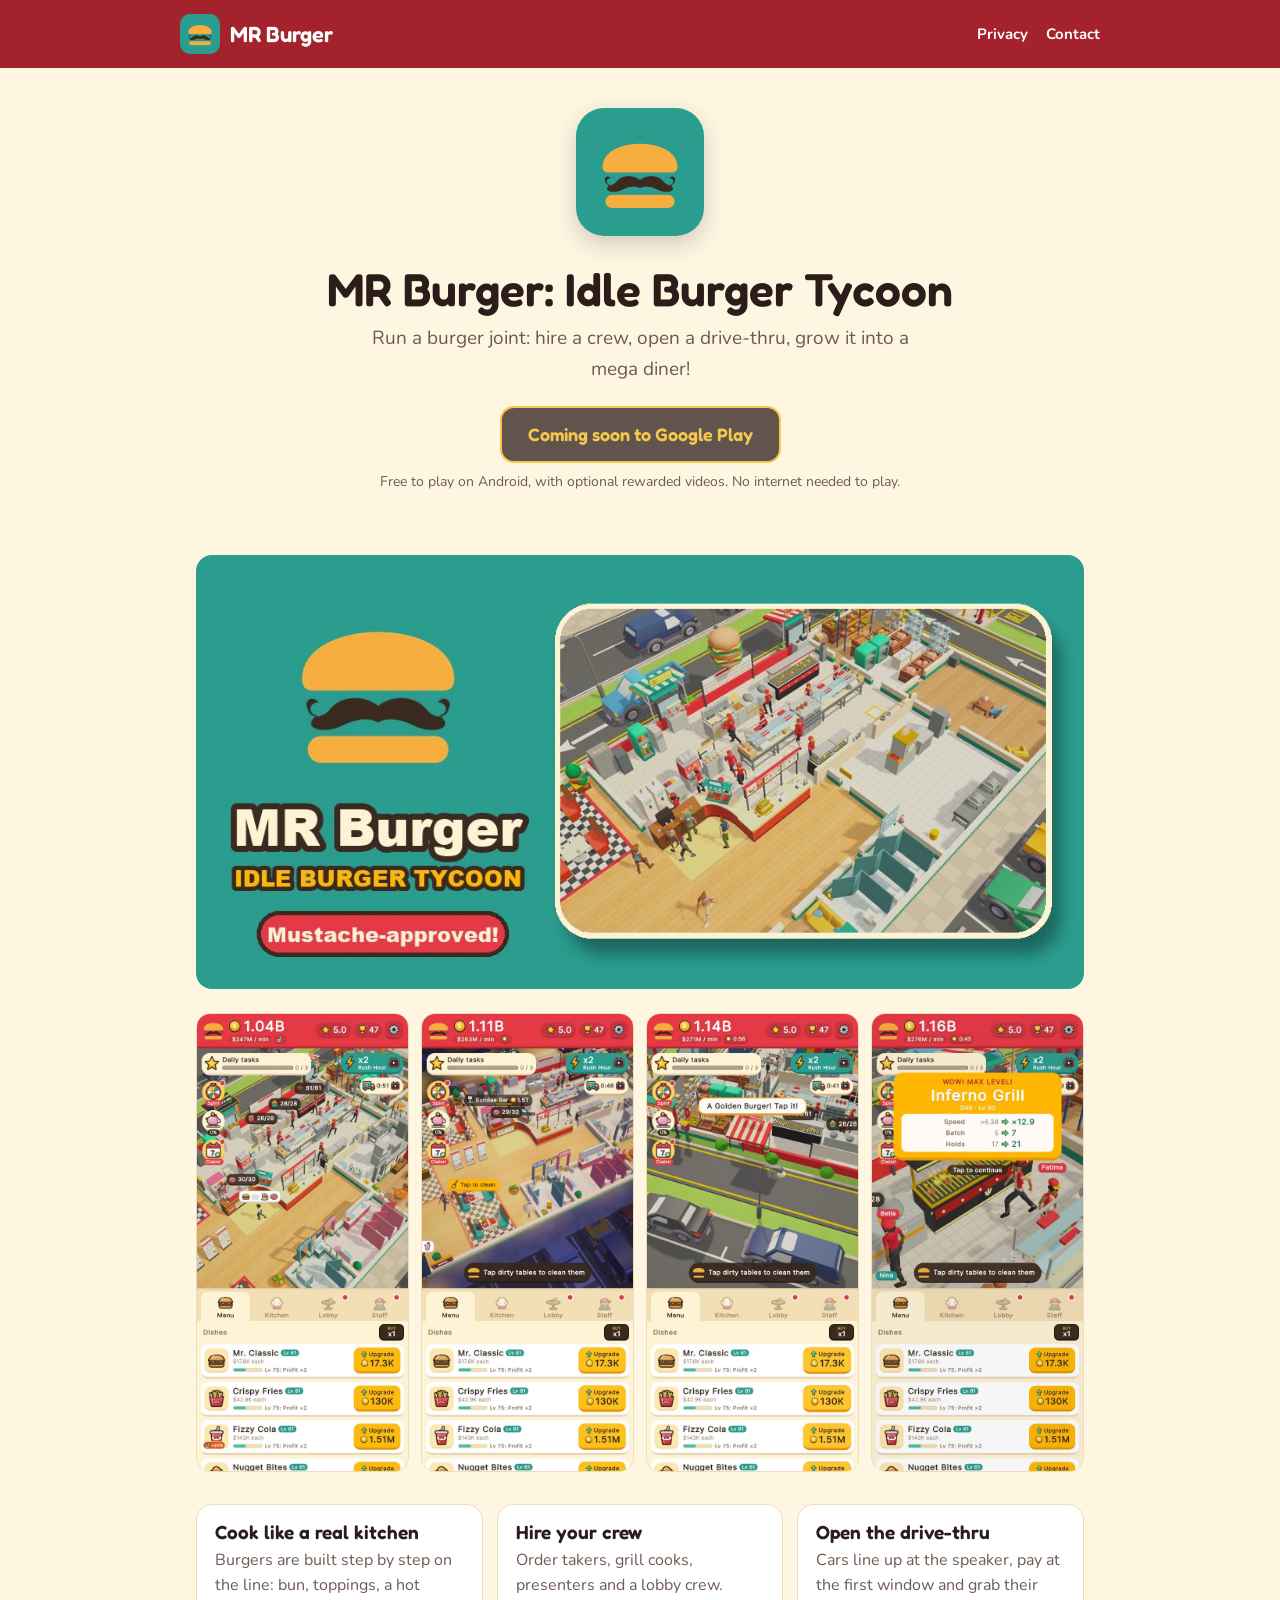
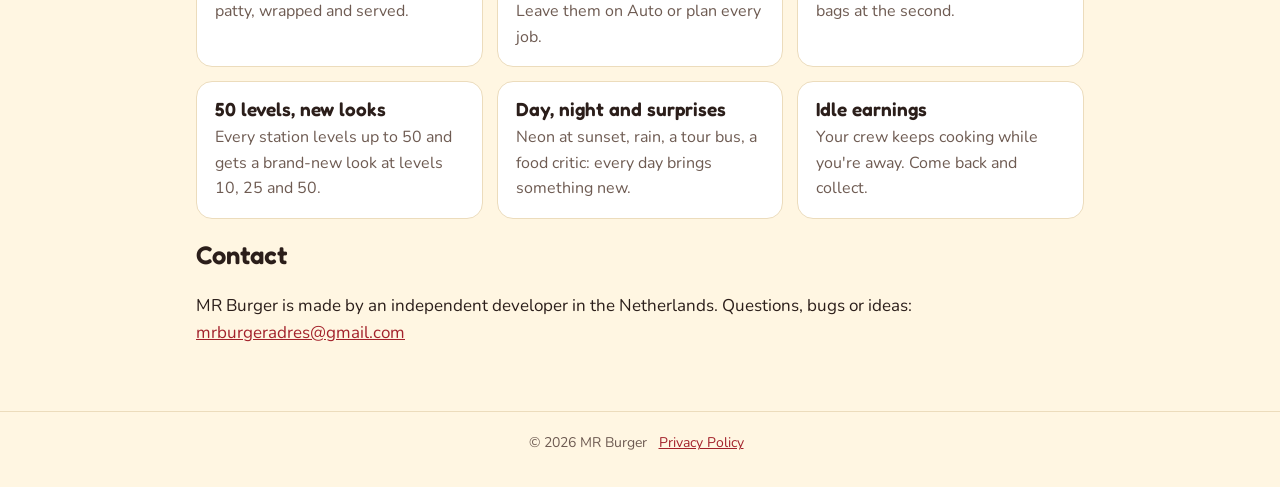
<file: index.html>
<!doctype html>
<html lang="en">
<head>
  <meta charset="utf-8">
  <meta name="viewport" content="width=device-width, initial-scale=1">
  <title>MR Burger: Idle Burger Tycoon</title>
  <meta name="description" content="Run a burger joint: hire a crew, open a drive-thru, grow it into a mega diner! A cosy idle tycoon game for Android.">
  <link rel="icon" type="image/png" href="img/favicon.png">
  <link rel="preconnect" href="https://fonts.googleapis.com">
  <link rel="preconnect" href="https://fonts.gstatic.com" crossorigin>
  <link href="https://fonts.googleapis.com/css2?family=Fredoka:wght@600&family=Nunito:wght@400;700&display=swap" rel="stylesheet">
  <link rel="stylesheet" href="style.css">
</head>
<body>
  <header class="top">
    <div class="wrap">
      <a class="brand" href="./"><img src="img/icon.png" alt="">MR Burger</a>
      <nav><a href="privacy.html">Privacy</a><a href="#contact">Contact</a></nav>
    </div>
  </header>

  <main class="wrap">
    <section class="hero">
      <img class="icon" src="img/icon.png" alt="MR Burger icon">
      <h1>MR Burger: Idle Burger Tycoon</h1>
      <p class="lead">Run a burger joint: hire a crew, open a drive-thru, grow it into a mega diner!</p>
      <span class="button soon">Coming soon to Google Play</span>
      <p class="note">Free to play on Android, with optional rewarded videos. No internet needed to play.</p>
    </section>

    <img class="feature" src="img/feature.jpg" alt="MR Burger: a busy cartoon burger restaurant" width="1024" height="500">

    <section class="shots" aria-label="Screenshots">
      <img src="img/restaurant.jpg" alt="A busy restaurant" width="540" height="1170" loading="lazy">
      <img src="img/night.jpg" alt="The restaurant at night" width="540" height="1170" loading="lazy">
      <img src="img/drive-thru.jpg" alt="The drive-thru" width="540" height="1170" loading="lazy">
      <img src="img/top-look.jpg" alt="A station in its top look" width="540" height="1170" loading="lazy">
    </section>

    <section class="cards">
      <div class="card"><h3>Cook like a real kitchen</h3><p>Burgers are built step by step on the line: bun, toppings, a hot patty, wrapped and served.</p></div>
      <div class="card"><h3>Hire your crew</h3><p>Order takers, grill cooks, presenters and a lobby crew. Leave them on Auto or plan every job.</p></div>
      <div class="card"><h3>Open the drive-thru</h3><p>Cars line up at the speaker, pay at the first window and grab their bags at the second.</p></div>
      <div class="card"><h3>50 levels, new looks</h3><p>Every station levels up to 50 and gets a brand-new look at levels 10, 25 and 50.</p></div>
      <div class="card"><h3>Day, night and surprises</h3><p>Neon at sunset, rain, a tour bus, a food critic: every day brings something new.</p></div>
      <div class="card"><h3>Idle earnings</h3><p>Your crew keeps cooking while you're away. Come back and collect.</p></div>
    </section>

    <section id="contact">
      <h2>Contact</h2>
      <p>MR Burger is made by an independent developer in the Netherlands. Questions, bugs or ideas:
        <a href="mailto:mrburgeradres@gmail.com">mrburgeradres@gmail.com</a></p>
    </section>
  </main>

  <footer>
    © 2026 MR Burger <a href="privacy.html">Privacy Policy</a>
  </footer>
</body>
</html>
</file>
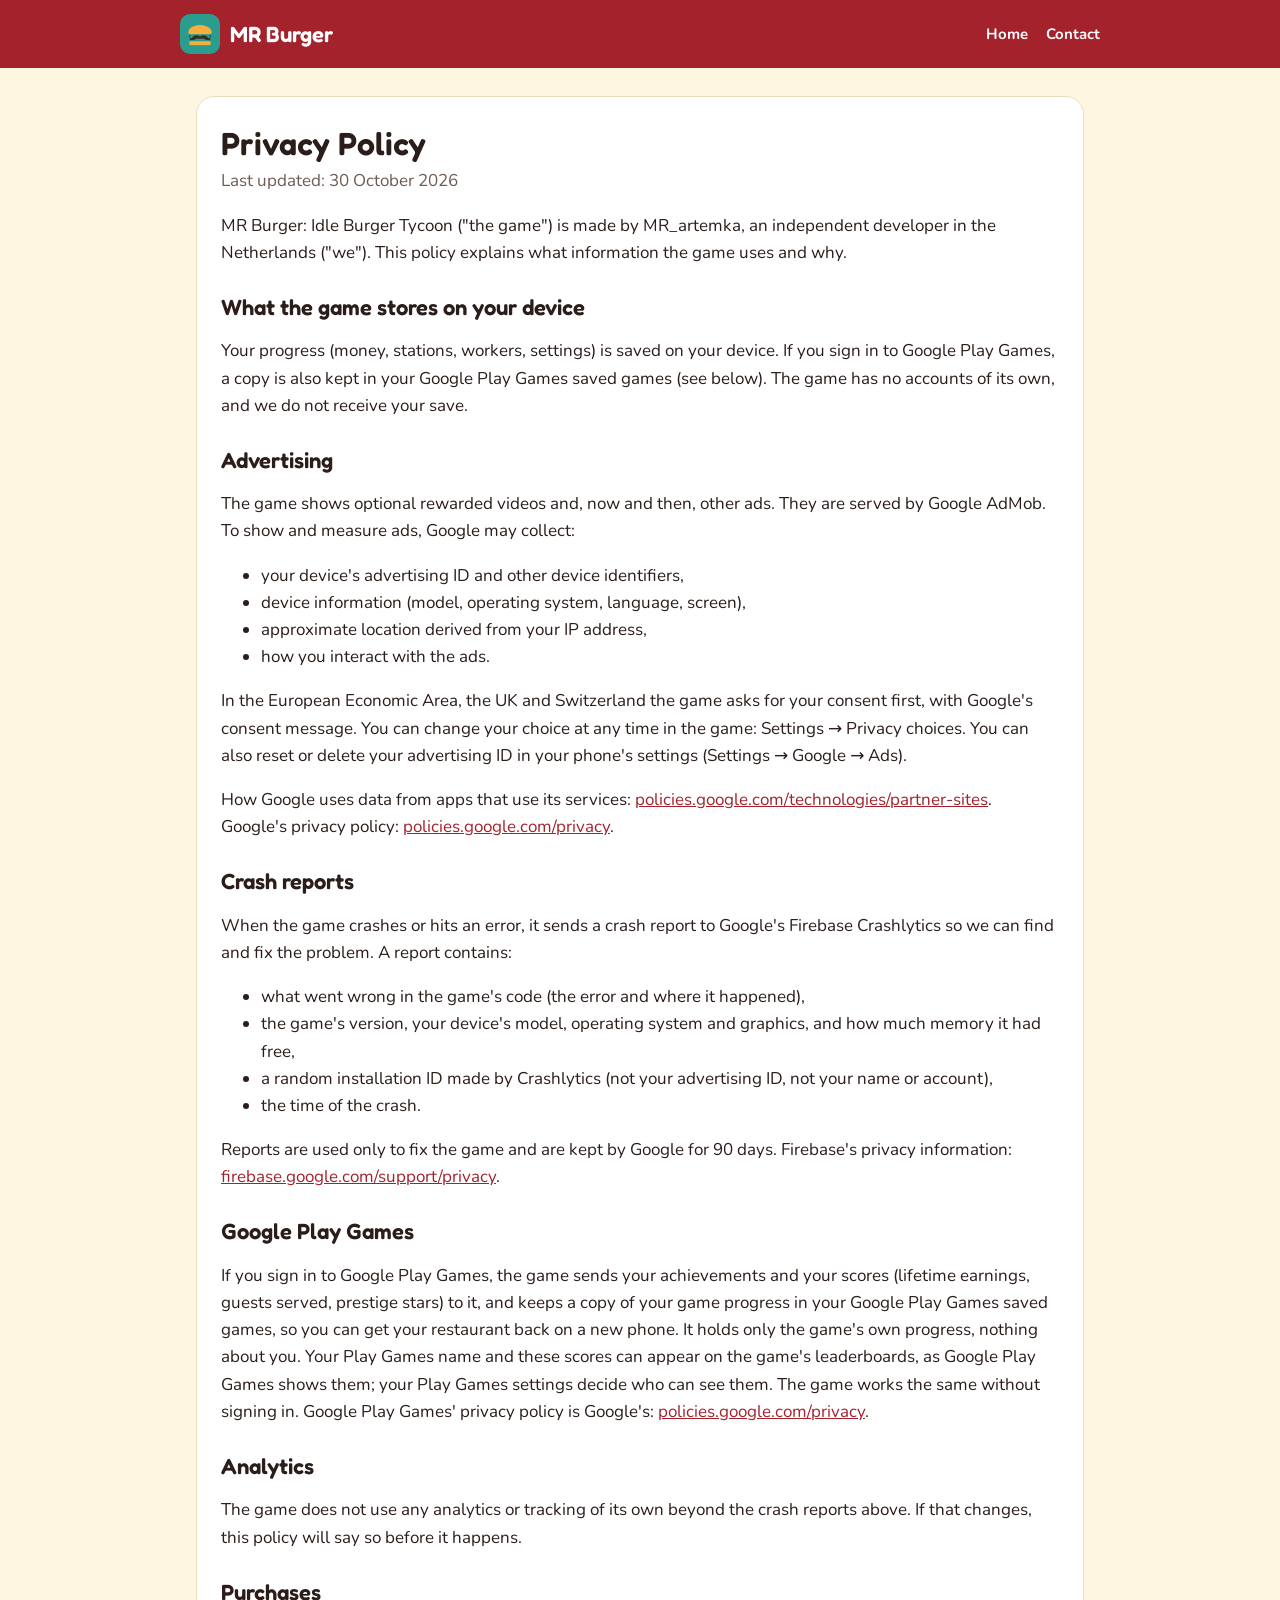
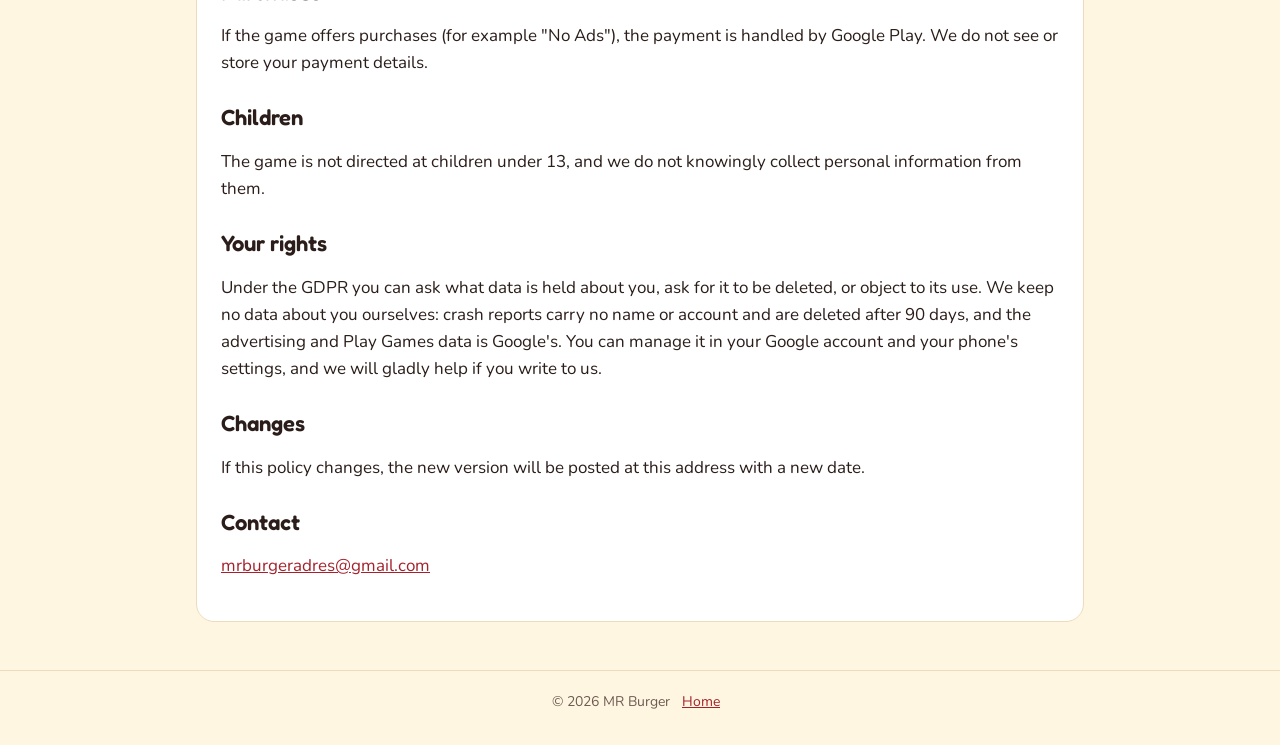
<file: privacy.html>
<!doctype html>
<html lang="en">
<head>
  <meta charset="utf-8">
  <meta name="viewport" content="width=device-width, initial-scale=1">
  <title>MR Burger Privacy Policy</title>
  <meta name="description" content="How the MR Burger game uses information: saves on your device, ads by Google AdMob, crash reports, Google Play Games, your choices.">
  <link rel="icon" type="image/png" href="img/favicon.png">
  <link rel="preconnect" href="https://fonts.googleapis.com">
  <link rel="preconnect" href="https://fonts.gstatic.com" crossorigin>
  <link href="https://fonts.googleapis.com/css2?family=Fredoka:wght@600&family=Nunito:wght@400;700&display=swap" rel="stylesheet">
  <link rel="stylesheet" href="style.css">
</head>
<body>
  <header class="top">
    <div class="wrap">
      <a class="brand" href="./"><img src="img/icon.png" alt="">MR Burger</a>
      <nav><a href="./">Home</a><a href="#contact">Contact</a></nav>
    </div>
  </header>

  <!-- The same text as docs/store/privacy-policy.md: change both. -->
  <main class="wrap">
    <article>
      <h1>Privacy Policy</h1>
      <p class="date">Last updated: 30 October 2026</p>

      <p>MR Burger: Idle Burger Tycoon ("the game") is made by MR_artemka, an independent developer in the
        Netherlands ("we"). This policy explains what information the game uses and why.</p>

      <h2>What the game stores on your device</h2>
      <p>Your progress (money, stations, workers, settings) is saved on your device. If you sign in to Google Play
        Games, a copy is also kept in your Google Play Games saved games (see below). The game has no accounts of
        its own, and we do not receive your save.</p>

      <h2>Advertising</h2>
      <p>The game shows optional rewarded videos and, now and then, other ads. They are served by Google AdMob.
        To show and measure ads, Google may collect:</p>
      <ul>
        <li>your device's advertising ID and other device identifiers,</li>
        <li>device information (model, operating system, language, screen),</li>
        <li>approximate location derived from your IP address,</li>
        <li>how you interact with the ads.</li>
      </ul>
      <p>In the European Economic Area, the UK and Switzerland the game asks for your consent first, with
        Google's consent message. You can change your choice at any time in the game: Settings → Privacy choices.
        You can also reset or delete your advertising ID in your phone's settings (Settings → Google → Ads).</p>
      <p>How Google uses data from apps that use its services:
        <a href="https://policies.google.com/technologies/partner-sites">policies.google.com/technologies/partner-sites</a>.
        Google's privacy policy: <a href="https://policies.google.com/privacy">policies.google.com/privacy</a>.</p>

      <h2>Crash reports</h2>
      <p>When the game crashes or hits an error, it sends a crash report to Google's Firebase Crashlytics so we
        can find and fix the problem. A report contains:</p>
      <ul>
        <li>what went wrong in the game's code (the error and where it happened),</li>
        <li>the game's version, your device's model, operating system and graphics, and how much memory it had free,</li>
        <li>a random installation ID made by Crashlytics (not your advertising ID, not your name or account),</li>
        <li>the time of the crash.</li>
      </ul>
      <p>Reports are used only to fix the game and are kept by Google for 90 days. Firebase's privacy information:
        <a href="https://firebase.google.com/support/privacy">firebase.google.com/support/privacy</a>.</p>

      <h2>Google Play Games</h2>
      <p>If you sign in to Google Play Games, the game sends your achievements and your scores (lifetime earnings,
        guests served, prestige stars) to it, and keeps a copy of your game progress in your Google Play Games
        saved games, so you can get your restaurant back on a new phone. It holds only the game's own progress,
        nothing about you. Your Play Games name and these scores can appear on the game's leaderboards, as Google
        Play Games shows them; your Play Games settings decide who can see them. The game works the same without
        signing in. Google Play Games' privacy policy is Google's:
        <a href="https://policies.google.com/privacy">policies.google.com/privacy</a>.</p>

      <h2>Analytics</h2>
      <p>The game does not use any analytics or tracking of its own beyond the crash reports above. If that
        changes, this policy will say so before it happens.</p>

      <h2>Purchases</h2>
      <p>If the game offers purchases (for example "No Ads"), the payment is handled by Google Play. We do not
        see or store your payment details.</p>

      <h2>Children</h2>
      <p>The game is not directed at children under 13, and we do not knowingly collect personal information
        from them.</p>

      <h2>Your rights</h2>
      <p>Under the GDPR you can ask what data is held about you, ask for it to be deleted, or object to its use.
        We keep no data about you ourselves: crash reports carry no name or account and are deleted after 90
        days, and the advertising and Play Games data is Google's. You can manage it in your Google account and
        your phone's settings, and we will gladly help if you write to us.</p>

      <h2>Changes</h2>
      <p>If this policy changes, the new version will be posted at this address with a new date.</p>

      <h2 id="contact">Contact</h2>
      <p><a href="mailto:mrburgeradres@gmail.com">mrburgeradres@gmail.com</a></p>
    </article>
  </main>

  <footer>
    © 2026 MR Burger <a href="./">Home</a>
  </footer>
</body>
</html>
</file>
<file: style.css>
:root {
  --red: #a3222b;
  --red-dark: #7d1820;
  --cream: #fff6e2;
  --card: #ffffff;
  --ink: #2b1e1a;
  --muted: #6e5b52;
  --gold: #f4b81f;
  --line: #ecdcbc;
}

@media (prefers-color-scheme: dark) {
  :root {
    --cream: #1e1715;
    --card: #2a201d;
    --ink: #f6ebdd;
    --muted: #c3ae9f;
    --line: #47362f;
  }
}

* { box-sizing: border-box; }

html { -webkit-text-size-adjust: 100%; }

body {
  margin: 0;
  background: var(--cream);
  color: var(--ink);
  font: 17px/1.6 "Nunito", system-ui, -apple-system, "Segoe UI", Roboto, sans-serif;
}

a { color: var(--red); }
@media (prefers-color-scheme: dark) { a { color: var(--gold); } }

h1, h2, h3, .brand { font-family: "Fredoka", "Nunito", system-ui, sans-serif; font-weight: 600; line-height: 1.2; }

.top {
  background: var(--red);
  color: #fff;
  padding: 14px 16px;
}
.top .wrap { display: flex; align-items: center; gap: 12px; }
.top a { color: #fff; text-decoration: none; }
.brand { display: flex; align-items: center; gap: 10px; font-size: 22px; }
.brand img { width: 40px; height: 40px; border-radius: 10px; }
.top nav { margin-left: auto; display: flex; gap: 18px; font-weight: 700; font-size: 15px; }
.top nav a:hover { text-decoration: underline; }

.wrap { max-width: 920px; margin: 0 auto; }
main.wrap { padding: 0 16px 48px; }

.hero { text-align: center; padding: 40px 0 24px; }
.hero .icon { width: 128px; height: 128px; border-radius: 28px; box-shadow: 0 8px 24px rgba(0, 0, 0, .18); }
.hero h1 { font-size: clamp(30px, 6vw, 46px); margin: 18px 0 6px; }
.hero p.lead { font-size: 19px; color: var(--muted); max-width: 560px; margin: 0 auto 22px; }

.button {
  display: inline-block;
  background: #2b1e1a;
  border: 2px solid var(--gold);
  color: var(--gold);
  font-family: "Fredoka", system-ui, sans-serif;
  font-weight: 600;
  font-size: 18px;
  padding: 12px 26px;
  border-radius: 14px;
  text-decoration: none;
}
.button.soon { opacity: .75; cursor: default; }
.note { font-size: 14px; color: var(--muted); margin-top: 8px; }

.feature { display: block; width: 100%; height: auto; border-radius: 16px; margin: 24px 0; }

.shots {
  display: grid;
  grid-template-columns: repeat(4, 1fr);
  gap: 12px;
  margin: 8px 0 32px;
}
.shots img { width: 100%; height: auto; border-radius: 14px; border: 1px solid var(--line); }
@media (max-width: 640px) {
  .shots { grid-template-columns: repeat(2, 1fr); }
}

.cards { display: grid; grid-template-columns: repeat(auto-fit, minmax(240px, 1fr)); gap: 14px; }
.card { background: var(--card); border: 1px solid var(--line); border-radius: 16px; padding: 16px 18px; }
.card h3 { margin: 0 0 4px; font-size: 19px; }
.card p { margin: 0; color: var(--muted); font-size: 16px; }

article { background: var(--card); border: 1px solid var(--line); border-radius: 18px; padding: 8px 24px 24px; margin-top: 28px; }
article h1 { font-size: 32px; margin: 20px 0 4px; }
article h2 { font-size: 22px; margin: 28px 0 6px; }
article .date { color: var(--muted); margin-top: 0; }
@media (max-width: 640px) { article { padding: 4px 16px 16px; } }

footer { border-top: 1px solid var(--line); color: var(--muted); font-size: 14px; padding: 20px 16px 32px; text-align: center; }
footer a { margin: 0 8px; }
</file>
